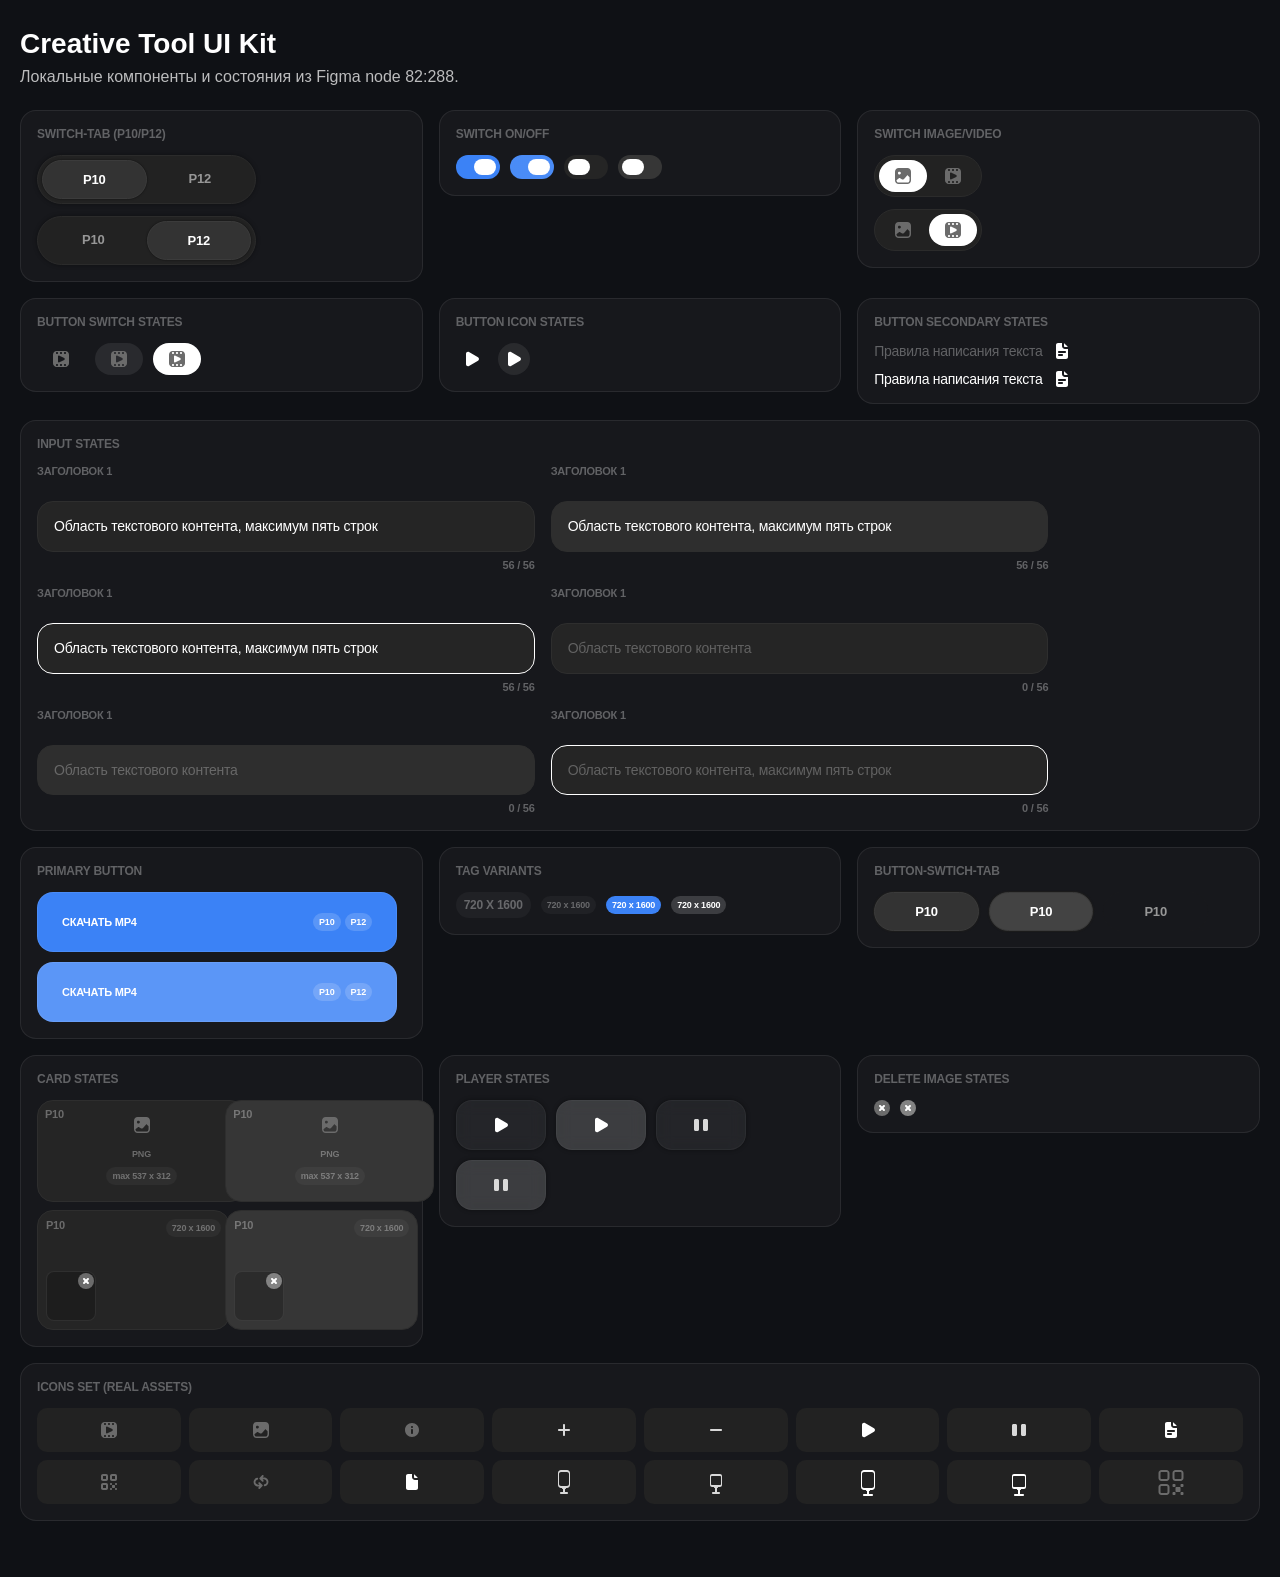
<file: ui-kit.html>
﻿<!DOCTYPE html>
<html lang="ru">
<head>
  <meta charset="UTF-8" />
  <meta name="viewport" content="width=device-width, initial-scale=1.0" />
  <title>Creative Tool UI Kit</title>
  <link rel="stylesheet" href="design-system.css" />
  <style>
    body { margin: 0; background: #0f1115; color: #fff; font-family: var(--ds-font-family); }
    .wrap { max-width: 1320px; margin: 0 auto; padding: 28px 20px 56px; }
    h1 { margin: 0 0 8px; font-size: 28px; }
    p.lead { margin: 0 0 24px; color: rgba(255,255,255,0.72); }
    .panel { background: #17181c; border: 1px solid rgba(255,255,255,0.08); border-radius: 16px; padding: 16px; }
    .panel h2 { margin: 0 0 14px; font-size: 12px; text-transform: uppercase; color: rgba(255,255,255,0.32); letter-spacing: -0.2px; }
    .grid { display: grid; gap: 16px; grid-template-columns: repeat(auto-fit,minmax(340px,1fr)); align-items: start; }
    .row { display: flex; gap: 10px; align-items: center; flex-wrap: wrap; }
    .stack { display: grid; gap: 12px; justify-items: start; }
    .icon-grid { display: grid; grid-template-columns: repeat(8, minmax(0,1fr)); gap: 8px; }
    .icon-cell { display: grid; place-items: center; background: #222; border-radius: 10px; height: 44px; color: #9a9a9a; }
  </style>
</head>
<body>
  <main class="wrap">
    <h1>Creative Tool UI Kit</h1>
    <p class="lead">Локальные компоненты и состояния из Figma node 82:288.</p>

    <section class="grid">
      <article class="panel">
        <h2>switch-tab (P10/P12)</h2>
        <div class="stack">
          <div class="ds-switch-tab">
            <div class="ds-switch-tab__item is-active">P10</div>
            <div class="ds-switch-tab__item">P12</div>
          </div>
          <div class="ds-switch-tab">
            <div class="ds-switch-tab__item">P10</div>
            <div class="ds-switch-tab__item is-active">P12</div>
          </div>
        </div>
      </article>

      <article class="panel">
        <h2>switch On/Off</h2>
        <div class="row">
          <span class="ds-toggle is-on"></span>
          <span class="ds-toggle is-on is-hover"></span>
          <span class="ds-toggle"></span>
          <span class="ds-toggle is-hover"></span>
        </div>
      </article>

      <article class="panel">
        <h2>switch image/video</h2>
        <div class="stack">
          <div class="ds-media-switch">
            <span class="ds-media-switch__item is-active"><img class="ds-icon-img" src="./icon/16/image.svg" alt="image" /></span>
            <span class="ds-media-switch__item"><img class="ds-icon-img" src="./icon/16/video.svg" alt="video" /></span>
          </div>
          <div class="ds-media-switch">
            <span class="ds-media-switch__item"><img class="ds-icon-img" src="./icon/16/image.svg" alt="image" /></span>
            <span class="ds-media-switch__item is-active"><img class="ds-icon-img" src="./icon/16/video.svg" alt="video" /></span>
          </div>
        </div>
      </article>

      <article class="panel">
        <h2>button switch states</h2>
        <div class="row">
          <span class="ds-btn-switch"><img class="ds-icon-img" src="./icon/16/video.svg" alt="video" /></span>
          <span class="ds-btn-switch is-hover"><img class="ds-icon-img" src="./icon/16/video.svg" alt="video" /></span>
          <span class="ds-btn-switch is-active"><img class="ds-icon-img" src="./icon/16/video.svg" alt="video" /></span>
        </div>
      </article>

      <article class="panel">
        <h2>button icon states</h2>
        <div class="row">
          <span class="ds-btn-icon"><img class="ds-icon-img" src="./icon/16/play.svg" alt="play" /></span>
          <span class="ds-btn-icon is-hover"><img class="ds-icon-img" src="./icon/16/play.svg" alt="play" /></span>
        </div>
      </article>

      <article class="panel">
        <h2>button secondary states</h2>
        <div class="stack">
          <div class="ds-btn-secondary">Правила написания текста <img class="ds-icon-img" src="./icon/16/doc.svg" alt="doc" /></div>
          <div class="ds-btn-secondary is-hover">Правила написания текста <img class="ds-icon-img" src="./icon/16/doc.svg" alt="doc" /></div>
        </div>
      </article>

      <article class="panel" style="grid-column: 1 / -1;">
        <h2>input states</h2>
        <div class="row" style="align-items:flex-start; gap:16px;">
          <div class="ds-input-group"><div class="ds-text-label">Заголовок 1</div><div class="ds-input-wrap"><input class="ds-input" value="Область текстового контента, максимум пять строк" /><div class="ds-counter">56 / 56</div></div></div>
          <div class="ds-input-group is-hover"><div class="ds-text-label">Заголовок 1</div><div class="ds-input-wrap"><input class="ds-input" value="Область текстового контента, максимум пять строк" /><div class="ds-counter">56 / 56</div></div></div>
          <div class="ds-input-group is-active"><div class="ds-text-label">Заголовок 1</div><div class="ds-input-wrap"><input class="ds-input" value="Область текстового контента, максимум пять строк" /><div class="ds-counter">56 / 56</div></div></div>
          <div class="ds-input-group"><div class="ds-text-label">Заголовок 1</div><div class="ds-input-wrap"><input class="ds-input" placeholder="Область текстового контента" /><div class="ds-counter">0 / 56</div></div></div>
          <div class="ds-input-group is-hover"><div class="ds-text-label">Заголовок 1</div><div class="ds-input-wrap"><input class="ds-input" placeholder="Область текстового контента" /><div class="ds-counter">0 / 56</div></div></div>
          <div class="ds-input-group is-active"><div class="ds-text-label">Заголовок 1</div><div class="ds-input-wrap"><input class="ds-input" placeholder="Область текстового контента, максимум пять строк" /><div class="ds-counter">0 / 56</div></div></div>
        </div>
      </article>

      <article class="panel">
        <h2>Primary button</h2>
        <button class="ds-btn" style="width:100%; max-width:360px;"><span>скачать MP4</span><span class="ds-btn__tags"><span class="ds-chip ds-chip--small-white">P10</span><span class="ds-chip ds-chip--small-white">P12</span></span></button>
        <div style="height:10px"></div>
        <button class="ds-btn is-hover" style="width:100%; max-width:360px;"><span>скачать MP4</span><span class="ds-btn__tags"><span class="ds-chip ds-chip--small-white">P10</span><span class="ds-chip ds-chip--small-white">P12</span></span></button>
      </article>

      <article class="panel">
        <h2>tag variants</h2>
        <div class="row"><span class="ds-chip ds-chip--big-gray">720 x 1600</span><span class="ds-chip ds-chip--small-gray">720 x 1600</span><span class="ds-chip ds-chip--small-blue">720 x 1600</span><span class="ds-chip ds-chip--small-white">720 x 1600</span></div>
      </article>

      <article class="panel">
        <h2>button-swtich-tab</h2>
        <div class="row">
          <span class="ds-button-switch-tab">P10</span>
          <span class="ds-button-switch-tab is-hover">P10</span>
          <span class="ds-button-switch-tab is-default">P10</span>
        </div>
      </article>

      <article class="panel">
        <h2>card states</h2>
        <div style="display:grid;grid-template-columns:repeat(2,minmax(175px,1fr));gap:8px;align-items:start;">
          <div class="ds-card ds-card--default" style="min-width:175px;"><div class="ds-text-label" style="position:absolute;left:7px;top:7px;">P10</div><img class="ds-icon-img" src="./icon/16/image.svg" alt="image" /><div style="display:grid;gap:8px;justify-items:center;width:100%;"><div class="ds-caption">PNG</div><span class="ds-chip ds-chip--small-gray">max 537 x 312</span></div></div>
          <div class="ds-card ds-card--default is-hover" style="min-width:175px;"><div class="ds-text-label" style="position:absolute;left:7px;top:7px;">P10</div><img class="ds-icon-img" src="./icon/16/image.svg" alt="image" /><div style="display:grid;gap:8px;justify-items:center;width:100%;"><div class="ds-caption">PNG</div><span class="ds-chip ds-chip--small-gray">max 537 x 312</span></div></div>
          <div class="ds-card ds-card--attach" style="min-width:175px;height:102px;"><div style="display:flex;justify-content:space-between;align-items:flex-start;"><div class="ds-text-label">P10</div><span class="ds-chip ds-chip--small-gray">720 x 1600</span></div><div class="ds-attach ds-attach--square"><span class="ds-attach__delete"><img src="./icon/16/cross.svg" alt="delete" /></span></div></div>
          <div class="ds-card ds-card--attach is-hover" style="min-width:175px;height:102px;"><div style="display:flex;justify-content:space-between;align-items:flex-start;"><div class="ds-text-label">P10</div><span class="ds-chip ds-chip--small-gray">720 x 1600</span></div><div class="ds-attach ds-attach--square"><span class="ds-attach__delete is-hover"><img src="./icon/16/cross.svg" alt="delete" /></span></div></div>
        </div>
      </article>

      <article class="panel">
        <h2>player states</h2>
        <div class="row">
          <div class="ds-player"><img class="ds-icon-img" src="./icon/16/play.svg" alt="play" /></div>
          <div class="ds-player is-hover"><img class="ds-icon-img" src="./icon/16/play.svg" alt="play" /></div>
          <div class="ds-player"><img class="ds-icon-img" src="./icon/16/pause.svg" alt="pause" /></div>
          <div class="ds-player is-hover"><img class="ds-icon-img" src="./icon/16/pause.svg" alt="pause" /></div>
        </div>
      </article>

      <article class="panel">
        <h2>delete image states</h2>
        <div class="row">
          <span class="ds-attach__delete" style="position: static;"><img src="./icon/16/cross.svg" alt="delete default" /></span>
          <span class="ds-attach__delete is-hover" style="position: static;"><img src="./icon/16/cross.svg" alt="delete hover" /></span>
        </div>
      </article>

      <article class="panel" style="grid-column:1 / -1;">
        <h2>icons set (real assets)</h2>
        <div class="icon-grid">
          <div class="icon-cell"><img class="ds-icon-img" src="./icon/16/video.svg" alt="video" /></div>
          <div class="icon-cell"><img class="ds-icon-img" src="./icon/16/image.svg" alt="image" /></div>
          <div class="icon-cell"><img class="ds-icon-img" src="./icon/16/info.svg" alt="info" /></div>
          <div class="icon-cell"><img class="ds-icon-img" src="./icon/16/pluse.svg" alt="plus" /></div>
          <div class="icon-cell"><img class="ds-icon-img" src="./icon/16/minus.svg" alt="minus" /></div>
          <div class="icon-cell"><img class="ds-icon-img" src="./icon/16/play.svg" alt="play" /></div>
          <div class="icon-cell"><img class="ds-icon-img" src="./icon/16/pause.svg" alt="pause" /></div>
          <div class="icon-cell"><img class="ds-icon-img" src="./icon/16/doc.svg" alt="doc" /></div>
          <div class="icon-cell"><img class="ds-icon-img" src="./icon/16/qr.svg" alt="qr" /></div>
          <div class="icon-cell"><img class="ds-icon-img" src="./icon/16/flip.svg" alt="flip" /></div>
          <div class="icon-cell"><img class="ds-icon-img" src="./icon/16/file.svg" alt="file" /></div>
          <div class="icon-cell"><img class="ds-icon-img ds-icon-img--24" src="./icon/24/p10.svg" alt="p10-24" /></div>
          <div class="icon-cell"><img class="ds-icon-img ds-icon-img--24" src="./icon/24/p12.svg" alt="p12-24" /></div>
          <div class="icon-cell"><img class="ds-icon-img ds-icon-img--28" src="./icon/28/p10.svg" alt="p10-28" /></div>
          <div class="icon-cell"><img class="ds-icon-img ds-icon-img--28" src="./icon/28/p12.svg" alt="p12-28" /></div>
          <div class="icon-cell"><img class="ds-icon-img ds-icon-img--28" src="./icon/28/qr.svg" alt="qr-28" /></div>
        </div>
      </article>
    </section>
  </main>
</body>
</html>
</file>
<file: design-system.css>
﻿:root {
  --ds-color-bg: #101114;
  --ds-color-panel: #17181c;
  --ds-color-surface-1: #1e1f24;
  --ds-color-surface-2: #252525;
  --ds-color-surface-3: #2e2e2e;
  --ds-color-overlay-4: rgba(255, 255, 255, 0.04);
  --ds-color-overlay-8: rgba(255, 255, 255, 0.08);
  --ds-color-overlay-16: rgba(255, 255, 255, 0.16);
  --ds-color-text-primary: #ffffff;
  --ds-color-text-secondary: rgba(255, 255, 255, 0.72);
  --ds-color-text-muted: rgba(255, 255, 255, 0.32);
  --ds-color-text-disabled: rgba(255, 255, 255, 0.28);
  --ds-color-accent: #3b82f6;
  --ds-color-focus: rgba(59, 130, 246, 0.45);

  --ds-font-family: "SB Sans Text", "SF Pro Text", -apple-system, BlinkMacSystemFont, "Segoe UI", sans-serif;
  --ds-font-9: 9px;
  --ds-font-10: 10px;
  --ds-font-11: 11px;
  --ds-font-12: 12px;
  --ds-font-13: 13px;
  --ds-font-14: 14px;
  --ds-weight-medium: 500;
  --ds-weight-semibold: 600;
  --ds-tracking-9: -0.18px;
  --ds-tracking-10: -0.2px;
  --ds-tracking-11: -0.22px;
  --ds-tracking-12: -0.24px;
  --ds-tracking-13: -0.2px;
  --ds-tracking-14: -0.21px;

  --ds-space-2: 2px;
  --ds-space-4: 4px;
  --ds-space-6: 6px;
  --ds-space-8: 8px;
  --ds-space-12: 12px;
  --ds-space-16: 16px;
  --ds-space-20: 20px;
  --ds-space-24: 24px;

  --ds-radius-pill: 100px;
  --ds-radius-tab: 32px;
  --ds-radius-card: 16px;

  --ds-shadow-soft: 0 0 4px rgba(0, 0, 0, 0.4);
  --ds-shadow-inset: 0 0 1px 1px #1c1c1c;
}

.ds-text-label {
  font-family: var(--ds-font-family);
  font-size: var(--ds-font-11);
  font-weight: var(--ds-weight-semibold);
  letter-spacing: var(--ds-tracking-11);
  text-transform: uppercase;
  color: var(--ds-color-text-muted);
}

.ds-caption {
  font-family: var(--ds-font-family);
  font-size: var(--ds-font-9);
  font-weight: var(--ds-weight-semibold);
  letter-spacing: var(--ds-tracking-9);
  color: var(--ds-color-text-muted);
}

.ds-btn {
  border: 1px solid var(--ds-color-overlay-8);
  border-radius: var(--ds-radius-card);
  background: var(--ds-color-accent);
  color: #fff;
  font-family: var(--ds-font-family);
  font-size: var(--ds-font-11);
  font-weight: var(--ds-weight-semibold);
  letter-spacing: var(--ds-tracking-11);
  text-transform: uppercase;
  padding: 20px 24px;
  display: flex;
  align-items: center;
  justify-content: space-between;
  gap: 8px;
}
.ds-btn.is-hover {
  background-image: linear-gradient(90deg, rgba(255, 255, 255, 0.16) 0%, rgba(255, 255, 255, 0.16) 100%), linear-gradient(90deg, rgb(59, 130, 246) 0%, rgb(59, 130, 246) 100%);
}

.ds-btn__tags { display: inline-flex; gap: 4px; }

.ds-btn-secondary {
  display: inline-flex;
  align-items: center;
  gap: 12px;
  color: var(--ds-color-text-muted);
  font-family: var(--ds-font-family);
  font-size: var(--ds-font-14);
  font-weight: var(--ds-weight-medium);
  letter-spacing: -0.28px;
}
.ds-btn-secondary.is-hover { color: #fff; }

.ds-btn-icon {
  width: 32px;
  height: 32px;
  border-radius: var(--ds-radius-pill);
  display: inline-grid;
  place-items: center;
}
.ds-btn-icon.is-hover { background: var(--ds-color-overlay-8); }

.ds-btn-switch {
  display: inline-flex;
  align-items: center;
  justify-content: center;
  padding: 8px 16px;
  border-radius: var(--ds-radius-pill);
  color: #727272;
}
.ds-btn-switch.is-hover { background: var(--ds-color-overlay-8); }
.ds-btn-switch.is-active { background: #fff; color: #676767; }

.ds-switch-tab {
  display: inline-flex;
  width: fit-content;
  gap: 2px;
  padding: 4px;
  border-radius: var(--ds-radius-tab);
  border: 1px solid #2b2b2b;
  background: #222;
  box-shadow: var(--ds-shadow-soft);
}
.ds-switch-tab__item {
  border-radius: var(--ds-radius-pill);
  padding: 12px 40px;
  font: 600 13px/1 var(--ds-font-family);
  letter-spacing: var(--ds-tracking-13);
  color: #979797;
}
.ds-switch-tab__item.is-active {
  background: #333;
  border: 1px solid #3b3b3b;
  color: #fff;
  box-shadow: var(--ds-shadow-inset);
}

.ds-toggle {
  position: relative;
  width: 44px;
  height: 24px;
  border-radius: 16px;
  background: #252525;
}
.ds-toggle::after {
  content: "";
  position: absolute;
  top: 4px;
  left: 4px;
  width: 22px;
  height: 16px;
  border-radius: var(--ds-radius-pill);
  background: #fff;
}
.ds-toggle.is-on {
  background: linear-gradient(90deg, #3b82f6 0%, #3b82f6 100%);
}
.ds-toggle.is-on::after { left: auto; right: 4px; }
.ds-toggle.is-hover {
  background-image: linear-gradient(90deg, rgba(255, 255, 255, 0.08) 0%, rgba(255, 255, 255, 0.08) 100%), linear-gradient(90deg, rgb(37, 37, 37) 0%, rgb(37, 37, 37) 100%);
}
.ds-toggle.is-on.is-hover {
  background-image: linear-gradient(90deg, rgba(255, 255, 255, 0.08) 0%, rgba(255, 255, 255, 0.08) 100%), linear-gradient(90deg, rgb(59, 130, 246) 0%, rgb(59, 130, 246) 100%);
}

.ds-media-switch {
  display: inline-flex;
  width: fit-content;
  gap: 2px;
  padding: 4px;
  border-radius: var(--ds-radius-tab);
  border: 1px solid #2b2b2b;
  background: #222;
}
.ds-media-switch__item {
  width: 48px;
  height: 32px;
  border-radius: var(--ds-radius-pill);
  display: grid;
  place-items: center;
  color: #757575;
}
.ds-media-switch__item.is-active { background: #fff; color: #6f6f6f; }

.ds-input-group { width: 497.67px; display: grid; gap: 24px; }
.ds-input-wrap { display: grid; gap: 8px; }
.ds-input {
  border: 1px solid #2e2e2e;
  border-radius: var(--ds-radius-card);
  background: #252525;
  padding: 16px;
  color: #fff;
  font: 500 14px/1.2 var(--ds-font-family);
  letter-spacing: var(--ds-tracking-14);
}
.ds-input::placeholder { color: var(--ds-color-text-disabled); }
.ds-input-group.is-hover .ds-input { background: linear-gradient(90deg, rgba(255,255,255,0.04), rgba(255,255,255,0.04)), #252525; }
.ds-input-group.is-active .ds-input { border-color: #fff; }
.ds-counter {
  text-align: right;
  font: 600 11px/1 var(--ds-font-family);
  letter-spacing: var(--ds-tracking-11);
  color: var(--ds-color-text-muted);
  text-transform: uppercase;
}

.ds-chip {
  border-radius: var(--ds-radius-pill);
  font-family: var(--ds-font-family);
  font-weight: var(--ds-weight-semibold);
  white-space: nowrap;
}
.ds-chip--big-gray {
  background: var(--ds-color-overlay-4);
  color: var(--ds-color-text-muted);
  padding: 6px 8px;
  font-size: var(--ds-font-12);
  letter-spacing: var(--ds-tracking-12);
  text-transform: uppercase;
}
.ds-chip--small-gray {
  background: var(--ds-color-overlay-4);
  color: var(--ds-color-text-muted);
  padding: 4px 6px;
  font-size: var(--ds-font-9);
  letter-spacing: var(--ds-tracking-9);
}
.ds-chip--small-blue {
  background: var(--ds-color-accent);
  color: #fff;
  padding: 4px 6px;
  font-size: var(--ds-font-9);
  letter-spacing: var(--ds-tracking-9);
}
.ds-chip--small-white {
  background: var(--ds-color-overlay-16);
  color: #fff;
  padding: 4px 6px;
  font-size: var(--ds-font-9);
  letter-spacing: var(--ds-tracking-9);
}

.ds-card {
  min-width: 175px;
  border: 1px solid #2e2e2e;
  border-radius: 16px;
  background: #252525;
}
.ds-card--default {
  padding: 16px;
  display: grid;
  place-items: center;
  gap: 16px;
  position: relative;
}
.ds-card--attach {
  padding: 8px;
  display: flex;
  flex-direction: column;
  justify-content: space-between;
}
.ds-card.is-hover {
  background-image: linear-gradient(90deg, rgba(255, 255, 255, 0.08) 0%, rgba(255, 255, 255, 0.08) 100%), linear-gradient(90deg, rgb(37, 37, 37) 0%, rgb(37, 37, 37) 100%);
}

.ds-player {
  display: inline-flex;
  align-items: center;
  justify-content: center;
  gap: 16px;
  padding: 16px 36px;
  border-radius: 16px;
  border: 1px solid rgba(255,255,255,0.04);
  background: rgba(255,255,255,0.06);
  backdrop-filter: blur(8px);
  box-shadow: var(--ds-shadow-soft);
  color: #fff;
}
.ds-player.is-hover {
  background: rgba(255,255,255,0.16);
}

.ds-button-switch-tab {
  display: inline-flex;
  width: fit-content;
  align-items: center;
  justify-content: center;
  padding: 12px 40px;
  border-radius: var(--ds-radius-pill);
  font: 600 13px/1 var(--ds-font-family);
  letter-spacing: var(--ds-tracking-13);
  color: #fff;
  background: #333;
  border: 1px solid #3b3b3b;
  box-shadow: 0 0 1px 1px #1c1c1c;
}
.ds-button-switch-tab.is-hover {
  background-image: linear-gradient(90deg, rgba(255, 255, 255, 0.08) 0%, rgba(255, 255, 255, 0.08) 100%), linear-gradient(90deg, rgb(51, 51, 51) 0%, rgb(51, 51, 51) 100%);
}
.ds-button-switch-tab.is-default {
  background: transparent;
  border-color: transparent;
  box-shadow: 0 0 0.5px #1c1c1c;
  color: #979797;
}

.ds-attach {
  border: 1px solid rgba(255,255,255,0.08);
  background: rgba(0,0,0,0.2);
  border-radius: 8px 9px 8px 8px;
  position: relative;
}
.ds-attach--square {
  width: 48px;
  height: 48px;
}
.ds-attach--video {
  width: 160px;
  height: 48px;
  display: flex;
  align-items: center;
  gap: 4px;
  padding: 4px;
}
.ds-attach__delete {
  position: absolute;
  top: 1px;
  right: 1px;
  width: 16px;
  height: 16px;
  border-radius: 50%;
  background: #6b6b6b;
  display: grid;
  place-items: center;
}
.ds-attach__delete.is-hover {
  background-image: linear-gradient(90deg, rgba(255, 255, 255, 0.16) 0%, rgba(255, 255, 255, 0.16) 100%), linear-gradient(90deg, rgb(107, 107, 107) 0%, rgb(107, 107, 107) 100%);
}
.ds-attach__delete img {
  display: block;
  width: 16px;
  height: 16px;
  object-fit: contain;
}

.ds-screen {
  border-radius: 30.4px;
  overflow: hidden;
  background: #000;
  width: 342px;
  height: 760px;
  display: grid;
  place-items: center;
  color: rgba(255,255,255,0.32);
}
.ds-screen--p12 {
  width: 360px;
  height: 360px;
  border-radius: 32px;
}

.ds-icon {
  width: 16px;
  height: 16px;
  display: inline-grid;
  place-items: center;
  font-size: 12px;
}
.ds-icon--24 { width: 24px; height: 24px; }
.ds-icon--28 { width: 28px; height: 28px; }

.ds-divider { border: 0; border-top: 1px solid var(--ds-color-overlay-8); margin: 0; }
.ds-icon-img {
  display: block;
  width: auto;
  height: auto;
  max-width: 16px;
  max-height: 16px;
  object-fit: contain;
  flex: 0 0 auto;
}
.ds-icon-img--24 {
  max-width: 24px;
  max-height: 24px;
}
.ds-icon-img--28 {
  max-width: 28px;
  max-height: 28px;
}
</file>
